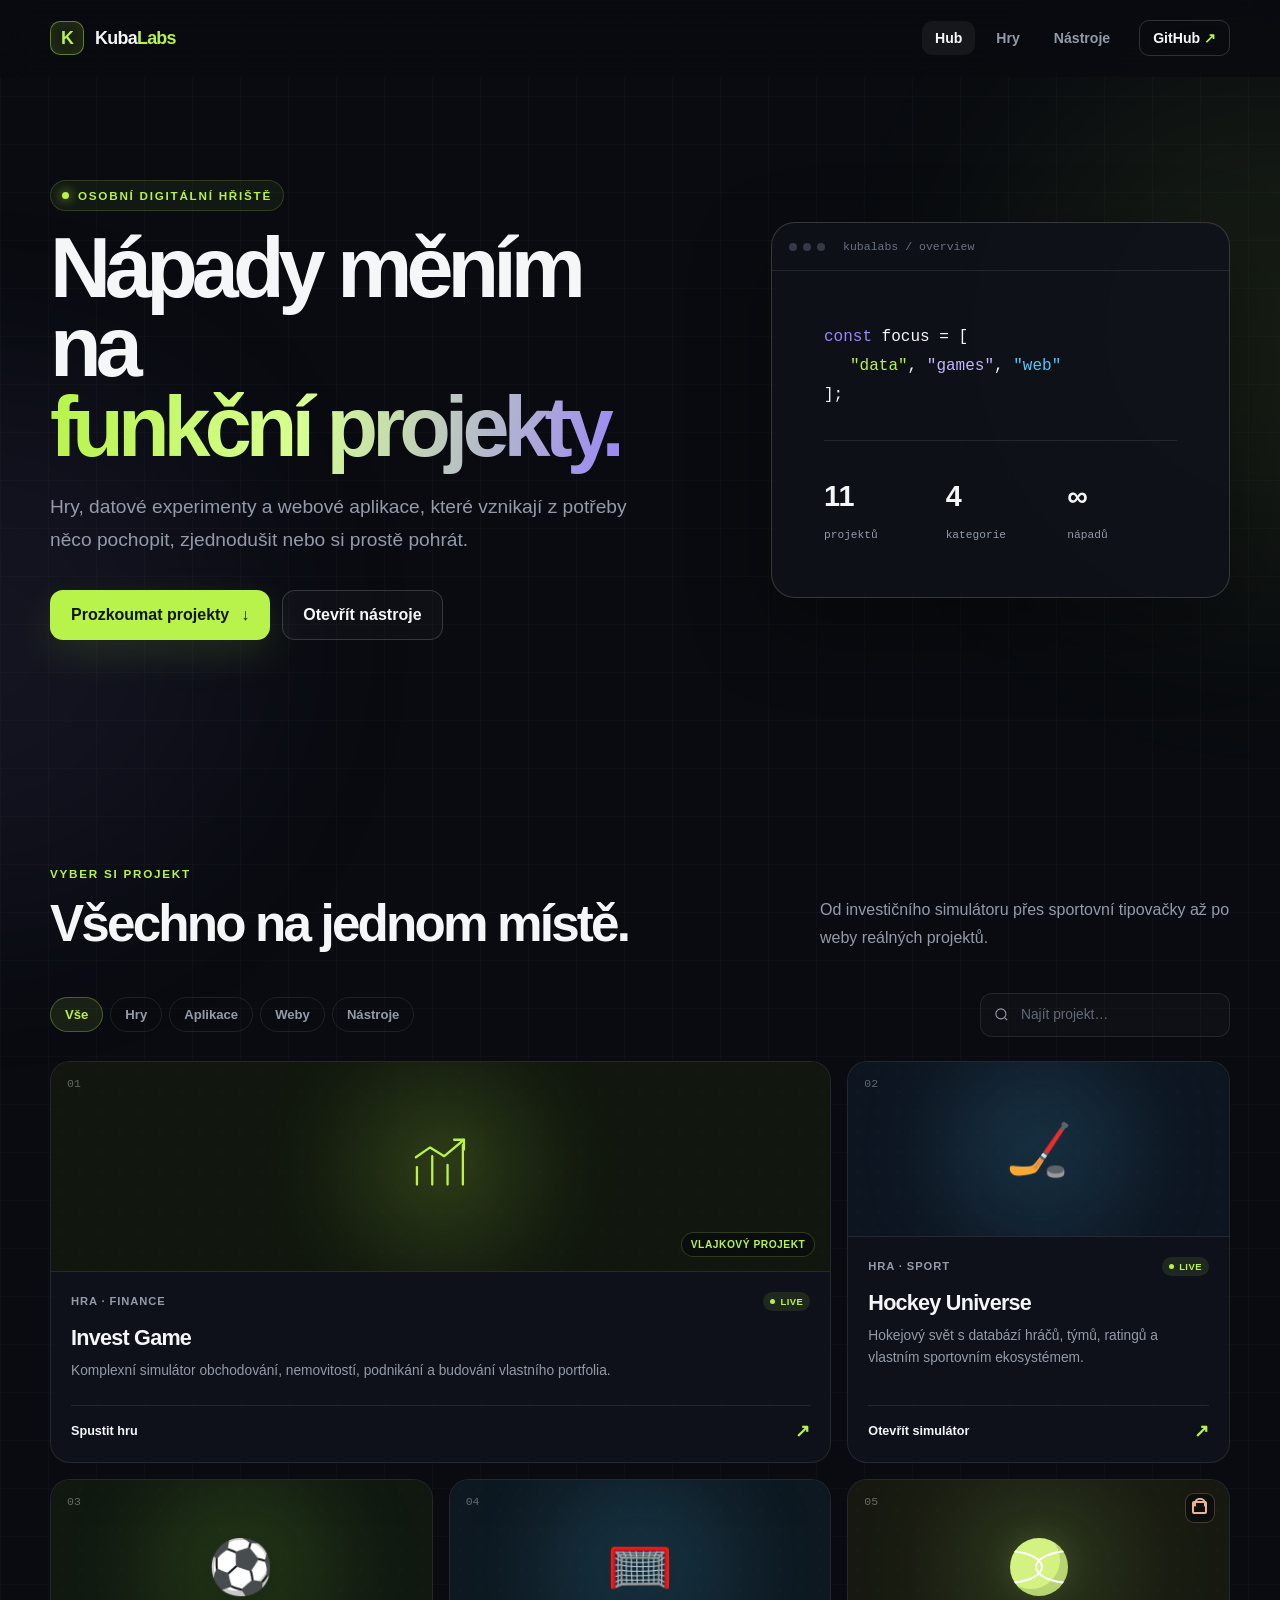
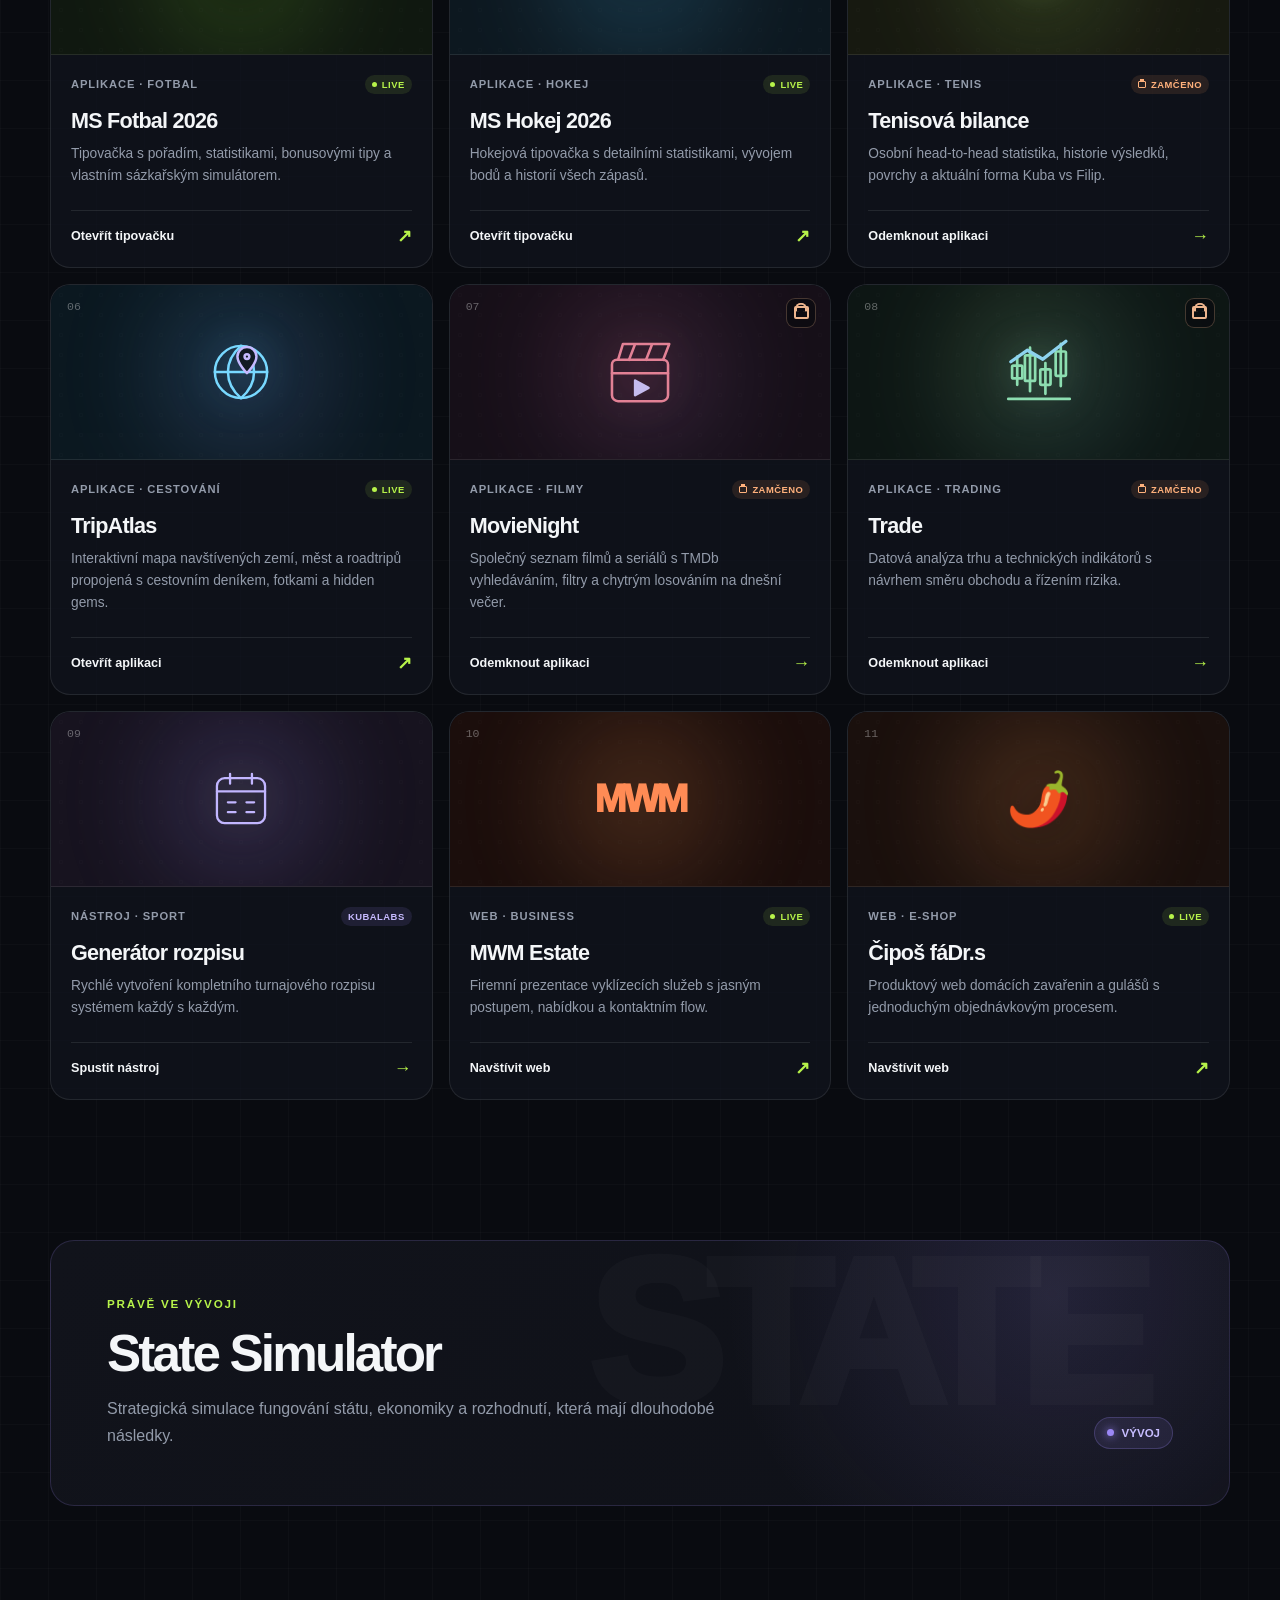
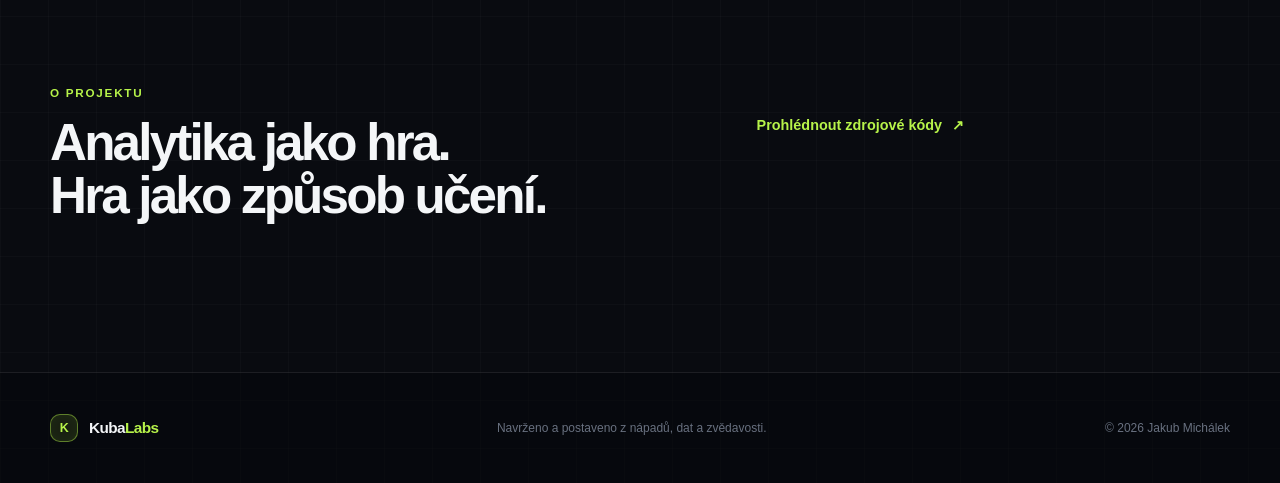
<file: index.html>
<!DOCTYPE html>
<html lang="cs">
<head>
  <meta charset="UTF-8">
  <meta name="viewport" content="width=device-width, initial-scale=1">
  <meta name="theme-color" content="#090b10">
  <meta name="description" content="KubaLabs — osobní digitální hřiště Jakuba Michálka. Hry, sportovní aplikace, webové projekty a praktické nástroje.">
  <meta property="og:title" content="KubaLabs | Hry, aplikace a experimenty">
  <meta property="og:description" content="Osobní hub her, aplikací a webových projektů Jakuba Michálka.">
  <meta property="og:type" content="website">
  <meta property="og:url" content="https://jakubmich97-droid.github.io/kubalabs/">
  <title>KubaLabs | Hry, aplikace a experimenty</title>
  <link rel="icon" href="favicon.svg" type="image/svg+xml">
  <link rel="manifest" href="site.webmanifest">
  <link rel="stylesheet" href="styles.css?v=20260817-1">
  <script src="app.js?v=20260817-1" defer></script>
</head>
<body>
  <a class="skip-link" href="#main">Přeskočit na obsah</a>
  <div class="ambient ambient-one" aria-hidden="true"></div>
  <div class="ambient ambient-two" aria-hidden="true"></div>

  <header class="site-header">
    <div class="nav-shell">
      <a class="brand" href="index.html" aria-label="KubaLabs – domů">
        <span class="brand-mark" aria-hidden="true">K</span>
        <span>Kuba<span>Labs</span></span>
      </a>
      <button class="menu-toggle" type="button" aria-expanded="false" aria-controls="main-nav">
        <span></span><span></span><span></span>
        <span class="sr-only">Otevřít menu</span>
      </button>
      <nav class="main-nav" id="main-nav" aria-label="Hlavní navigace">
        <a class="active" href="index.html">Hub</a>
        <a href="hry.html">Hry</a>
        <a href="nastroje.html">Nástroje</a>
        <a class="nav-github" href="https://github.com/jakubmich97-droid" target="_blank" rel="noopener noreferrer">GitHub <span>↗</span></a>
      </nav>
    </div>
  </header>

  <main id="main">
    <section class="hero page-shell">
      <div class="hero-copy reveal">
        <div class="eyebrow"><span class="status-dot"></span> Osobní digitální hřiště</div>
        <h1>Nápady měním na<br><span class="gradient-text">funkční projekty.</span></h1>
        <p class="hero-lead">Hry, datové experimenty a webové aplikace, které vznikají z potřeby něco pochopit, zjednodušit nebo si prostě pohrát.</p>
        <div class="hero-actions">
          <a class="button primary" href="#projekty">Prozkoumat projekty <span>↓</span></a>
          <a class="button ghost" href="nastroje.html">Otevřít nástroje</a>
        </div>
      </div>

      <div class="hero-console reveal" aria-label="Přehled KubaLabs">
        <div class="console-top">
          <div class="console-dots" aria-hidden="true"><span></span><span></span><span></span></div>
          <span>kubalabs / overview</span>
        </div>
        <div class="console-body">
          <p><span class="code-muted">const</span> focus = [</p>
          <p class="code-indent"><span class="code-green">"data"</span>, <span class="code-violet">"games"</span>, <span class="code-blue">"web"</span></p>
          <p>];</p>
          <div class="console-divider"></div>
          <div class="mini-stats">
            <div><strong>11</strong><span>projektů</span></div>
            <div><strong>4</strong><span>kategorie</span></div>
            <div><strong>∞</strong><span>nápadů</span></div>
          </div>
        </div>
      </div>
    </section>

    <section class="project-section page-shell" id="projekty">
      <div class="section-heading reveal">
        <div>
          <p class="section-kicker">Vyber si projekt</p>
          <h2>Všechno na jednom místě.</h2>
        </div>
        <p>Od investičního simulátoru přes sportovní tipovačky až po weby reálných projektů.</p>
      </div>

      <div class="project-controls reveal">
        <div class="filter-group" role="group" aria-label="Filtrovat projekty">
          <button class="filter-button active" type="button" data-filter="all">Vše</button>
          <button class="filter-button" type="button" data-filter="game">Hry</button>
          <button class="filter-button" type="button" data-filter="app">Aplikace</button>
          <button class="filter-button" type="button" data-filter="web">Weby</button>
          <button class="filter-button" type="button" data-filter="tool">Nástroje</button>
        </div>
        <label class="search-box">
          <span class="sr-only">Hledat projekt</span>
          <svg viewBox="0 0 24 24" aria-hidden="true"><path d="m21 21-4.35-4.35m2.35-5.65a8 8 0 1 1-16 0 8 8 0 0 1 16 0Z"/></svg>
          <input id="project-search" type="search" placeholder="Najít projekt…" autocomplete="off">
        </label>
      </div>

      <div class="project-grid">
        <a class="project-card featured reveal" data-category="game" data-search="invest game trading finance simulator investice" href="https://jakubmich97-droid.github.io/trading/" target="_blank" rel="noopener noreferrer">
          <div class="card-visual visual-invest">
            <span class="project-index">01</span>
            <svg class="visual-icon" viewBox="0 0 64 64" aria-hidden="true"><path d="M10 49V33m14 16V23m14 26V31m14 18V13"/><path d="m9 24 13-9 13 8L53 8"/><path d="m44 8h9v9"/></svg>
            <span class="card-label">Vlajkový projekt</span>
          </div>
          <div class="card-content">
            <div class="card-meta"><span>Hra · Finance</span><span class="live-badge">Live</span></div>
            <h3>Invest Game</h3>
            <p>Komplexní simulátor obchodování, nemovitostí, podnikání a budování vlastního portfolia.</p>
            <div class="card-footer"><span>Spustit hru</span><span class="arrow">↗</span></div>
          </div>
        </a>

        <a class="project-card reveal" data-category="game" data-search="hockey universe hokej simulátor hráči týmy" href="https://jakubmich97-droid.github.io/hokej_hra/" target="_blank" rel="noopener noreferrer">
          <div class="card-visual visual-hockey">
            <span class="project-index">02</span>
            <span class="sport-glyph" aria-hidden="true">🏒</span>
          </div>
          <div class="card-content">
            <div class="card-meta"><span>Hra · Sport</span><span class="live-badge">Live</span></div>
            <h3>Hockey Universe</h3>
            <p>Hokejový svět s databází hráčů, týmů, ratingů a vlastním sportovním ekosystémem.</p>
            <div class="card-footer"><span>Otevřít simulátor</span><span class="arrow">↗</span></div>
          </div>
        </a>

        <a class="project-card reveal" data-category="app" data-search="ms fotbal 2026 tipovačka betting sázky" href="https://jakubmich97-droid.github.io/MS-Fotbal-2026/" target="_blank" rel="noopener noreferrer">
          <div class="card-visual visual-football">
            <span class="project-index">03</span>
            <span class="sport-glyph" aria-hidden="true">⚽</span>
          </div>
          <div class="card-content">
            <div class="card-meta"><span>Aplikace · Fotbal</span><span class="live-badge">Live</span></div>
            <h3>MS Fotbal 2026</h3>
            <p>Tipovačka s pořadím, statistikami, bonusovými tipy a vlastním sázkařským simulátorem.</p>
            <div class="card-footer"><span>Otevřít tipovačku</span><span class="arrow">↗</span></div>
          </div>
        </a>

        <a class="project-card reveal" data-category="app" data-search="ms hokej 2026 tipovačka statistiky" href="https://jakubmich97-droid.github.io/ms-hokej-tipovacka-2026/" target="_blank" rel="noopener noreferrer">
          <div class="card-visual visual-ice">
            <span class="project-index">04</span>
            <span class="sport-glyph" aria-hidden="true">🥅</span>
          </div>
          <div class="card-content">
            <div class="card-meta"><span>Aplikace · Hokej</span><span class="live-badge">Live</span></div>
            <h3>MS Hokej 2026</h3>
            <p>Hokejová tipovačka s detailními statistikami, vývojem bodů a historií všech zápasů.</p>
            <div class="card-footer"><span>Otevřít tipovačku</span><span class="arrow">↗</span></div>
          </div>
        </a>

        <a class="project-card locked-card reveal" data-category="app" data-search="tenis kuba filip bilance zápasy statistiky" data-protected-app="tenis" href="https://jakubmich97-droid.github.io/tenis/" target="_blank" rel="noopener noreferrer" aria-label="Tenisová bilance – aplikace chráněná heslem">
          <div class="card-visual visual-tennis">
            <span class="project-index">05</span>
            <span class="card-lock" aria-hidden="true"></span>
            <span class="sport-glyph ball" aria-hidden="true">●</span>
          </div>
          <div class="card-content">
            <div class="card-meta"><span>Aplikace · Tenis</span><span class="locked-badge">Zamčeno</span></div>
            <h3>Tenisová bilance</h3>
            <p>Osobní head-to-head statistika, historie výsledků, povrchy a aktuální forma Kuba vs Filip.</p>
            <div class="card-footer"><span>Odemknout aplikaci</span><span class="arrow">→</span></div>
          </div>
        </a>

        <a class="project-card reveal" data-category="app" data-search="tripatlas cestování mapa země města výlety roadtrip deník hidden gems" href="https://jakubmich97-droid.github.io/TripAtlas/" target="_blank" rel="noopener noreferrer">
          <div class="card-visual visual-tripatlas">
            <span class="project-index">06</span>
            <svg class="visual-icon tripatlas-icon" viewBox="0 0 64 64" aria-hidden="true">
              <circle cx="32" cy="32" r="22"/>
              <path d="M10 32h44M32 10c7 6 11 14 11 22S39 48 32 54M32 10c-7 6-11 14-11 22s4 16 11 22"/>
              <path class="map-pin" d="M45 19c0 6-8 14-8 14s-8-8-8-14a8 8 0 1 1 16 0Z"/>
              <circle class="map-pin" cx="37" cy="19" r="2"/>
            </svg>
          </div>
          <div class="card-content">
            <div class="card-meta"><span>Aplikace · Cestování</span><span class="live-badge">Live</span></div>
            <h3>TripAtlas</h3>
            <p>Interaktivní mapa navštívených zemí, měst a roadtripů propojená s cestovním deníkem, fotkami a hidden gems.</p>
            <div class="card-footer"><span>Otevřít aplikaci</span><span class="arrow">↗</span></div>
          </div>
        </a>

        <a class="project-card locked-card reveal" data-category="app" data-search="movienight filmy seriály tmdb losování večer seznam hodnocení žánry" data-protected-app="movienight" href="https://jakubmich97-droid.github.io/MovieNight/#top" target="_blank" rel="noopener noreferrer" aria-label="MovieNight – aplikace chráněná heslem">
          <div class="card-visual visual-movie">
            <span class="project-index">07</span>
            <span class="card-lock" aria-hidden="true"></span>
            <svg class="visual-icon movie-icon" viewBox="0 0 64 64" aria-hidden="true">
              <path d="M13 22h38a4 4 0 0 1 4 4v25a5 5 0 0 1-5 5H14a5 5 0 0 1-5-5V26a4 4 0 0 1 4-4Z"/>
              <path d="M9 33h46M14 22l4-13h38l-5 13M28 9l-5 13M42 9l-5 13"/>
              <path class="movie-play" d="m28 39 11 6-11 6Z"/>
            </svg>
          </div>
          <div class="card-content">
            <div class="card-meta"><span>Aplikace · Filmy</span><span class="locked-badge">Zamčeno</span></div>
            <h3>MovieNight</h3>
            <p>Společný seznam filmů a seriálů s TMDb vyhledáváním, filtry a chytrým losováním na dnešní večer.</p>
            <div class="card-footer"><span>Odemknout aplikaci</span><span class="arrow">→</span></div>
          </div>
        </a>

        <a class="project-card locked-card reveal" data-category="app" data-search="trade trading analýza trh svíčky indikátory signál doporučení obchod risk management" data-protected-app="trade" href="https://trade-lyart-psi.vercel.app/" target="_blank" rel="noopener noreferrer" aria-label="Trade – aplikace chráněná heslem">
          <div class="card-visual visual-trade">
            <span class="project-index">08</span>
            <span class="card-lock" aria-hidden="true"></span>
            <svg class="visual-icon trade-icon" viewBox="0 0 64 64" aria-hidden="true">
              <path d="M8 53h48"/>
              <path d="M15 42V20m10 27V13m12 36V25m12 18V10"/>
              <rect x="11" y="27" width="8" height="10" rx="1"/>
              <rect x="21" y="19" width="8" height="20" rx="1"/>
              <rect x="33" y="30" width="8" height="12" rx="1"/>
              <rect x="45" y="16" width="8" height="19" rx="1"/>
              <path class="trade-trend" d="m10 24 13-9 12 7 18-14"/>
            </svg>
          </div>
          <div class="card-content">
            <div class="card-meta"><span>Aplikace · Trading</span><span class="locked-badge">Zamčeno</span></div>
            <h3>Trade</h3>
            <p>Datová analýza trhu a technických indikátorů s návrhem směru obchodu a řízením rizika.</p>
            <div class="card-footer"><span>Odemknout aplikaci</span><span class="arrow">→</span></div>
          </div>
        </a>

        <a class="project-card reveal" data-category="tool" data-search="generátor rozpis turnaj týmy každý s každým" href="rozpis.html">
          <div class="card-visual visual-schedule">
            <span class="project-index">09</span>
            <svg class="visual-icon" viewBox="0 0 64 64" aria-hidden="true"><rect x="10" y="13" width="44" height="41" rx="7"/><path d="M10 25h44M22 9v9M42 9v9M20 35h7m10 0h7m-24 9h7m10 0h7"/></svg>
          </div>
          <div class="card-content">
            <div class="card-meta"><span>Nástroj · Sport</span><span class="local-badge">KubaLabs</span></div>
            <h3>Generátor rozpisu</h3>
            <p>Rychlé vytvoření kompletního turnajového rozpisu systémem každý s každým.</p>
            <div class="card-footer"><span>Spustit nástroj</span><span class="arrow">→</span></div>
          </div>
        </a>

        <a class="project-card reveal" data-category="web" data-search="mwm estate vyklízení nemovitostí web firma" href="https://vyklizenimwm.cz/" target="_blank" rel="noopener noreferrer">
          <div class="card-visual visual-mwm">
            <span class="project-index">10</span>
            <span class="word-glyph" aria-hidden="true">MWM</span>
          </div>
          <div class="card-content">
            <div class="card-meta"><span>Web · Business</span><span class="live-badge">Live</span></div>
            <h3>MWM Estate</h3>
            <p>Firemní prezentace vyklízecích služeb s jasným postupem, nabídkou a kontaktním flow.</p>
            <div class="card-footer"><span>Navštívit web</span><span class="arrow">↗</span></div>
          </div>
        </a>

        <a class="project-card reveal" data-category="web" data-search="čipoš domácí zavařeniny guláš eshop objednávka" href="https://jakubmich97-droid.github.io/ciposfadrs/" target="_blank" rel="noopener noreferrer">
          <div class="card-visual visual-food">
            <span class="project-index">11</span>
            <span class="sport-glyph" aria-hidden="true">🌶️</span>
          </div>
          <div class="card-content">
            <div class="card-meta"><span>Web · E-shop</span><span class="live-badge">Live</span></div>
            <h3>Čipoš fáDr.s</h3>
            <p>Produktový web domácích zavařenin a gulášů s jednoduchým objednávkovým procesem.</p>
            <div class="card-footer"><span>Navštívit web</span><span class="arrow">↗</span></div>
          </div>
        </a>
      </div>
      <p class="empty-state" id="empty-state" hidden>Takový projekt tu zatím není. Zkus jiný výraz.</p>
    </section>

    <section class="now-section page-shell reveal">
      <div class="now-card">
        <div>
          <p class="section-kicker">Právě ve vývoji</p>
          <h2>State Simulator</h2>
          <p>Strategická simulace fungování státu, ekonomiky a rozhodnutí, která mají dlouhodobé následky.</p>
        </div>
        <div class="development-pill"><span></span> Vývoj</div>
      </div>
    </section>

    <section class="about-section page-shell reveal">
      <div>
        <p class="section-kicker">O projektu</p>
        <h2>Analytika jako hra.<br>Hra jako způsob učení.</h2>
      </div>
      <div class="about-copy">

        <a href="https://github.com/jakubmich97-droid" target="_blank" rel="noopener noreferrer">Prohlédnout zdrojové kódy <span>↗</span></a>
      </div>
    </section>
  </main>

  <dialog class="access-dialog" id="access-dialog" aria-labelledby="access-dialog-title">
    <form class="access-form" id="access-form">
      <button class="dialog-close" type="button" aria-label="Zavřít">×</button>
      <div class="dialog-lock" aria-hidden="true"></div>
      <p class="section-kicker">Chráněný projekt</p>
      <h2 id="access-dialog-title">Tenisová bilance</h2>
      <p class="dialog-copy">Pro otevření aplikace zadej přístupové heslo.</p>
      <label class="password-field" for="access-password">
        <span>Heslo</span>
        <input id="access-password" name="password" type="password" autocomplete="current-password" required>
      </label>
      <p class="password-error" id="password-error" role="alert" aria-live="polite"></p>
      <button class="button primary" type="submit">Odemknout <span>→</span></button>
    </form>
  </dialog>

  <footer class="site-footer">
    <div class="page-shell">
      <a class="brand compact" href="index.html"><span class="brand-mark">K</span><span>Kuba<span>Labs</span></span></a>
      <p>Navrženo a postaveno z nápadů, dat a zvědavosti.</p>
      <span>© <span data-current-year>2026</span> Jakub Michálek</span>
    </div>
  </footer>
</body>
</html>
</file>
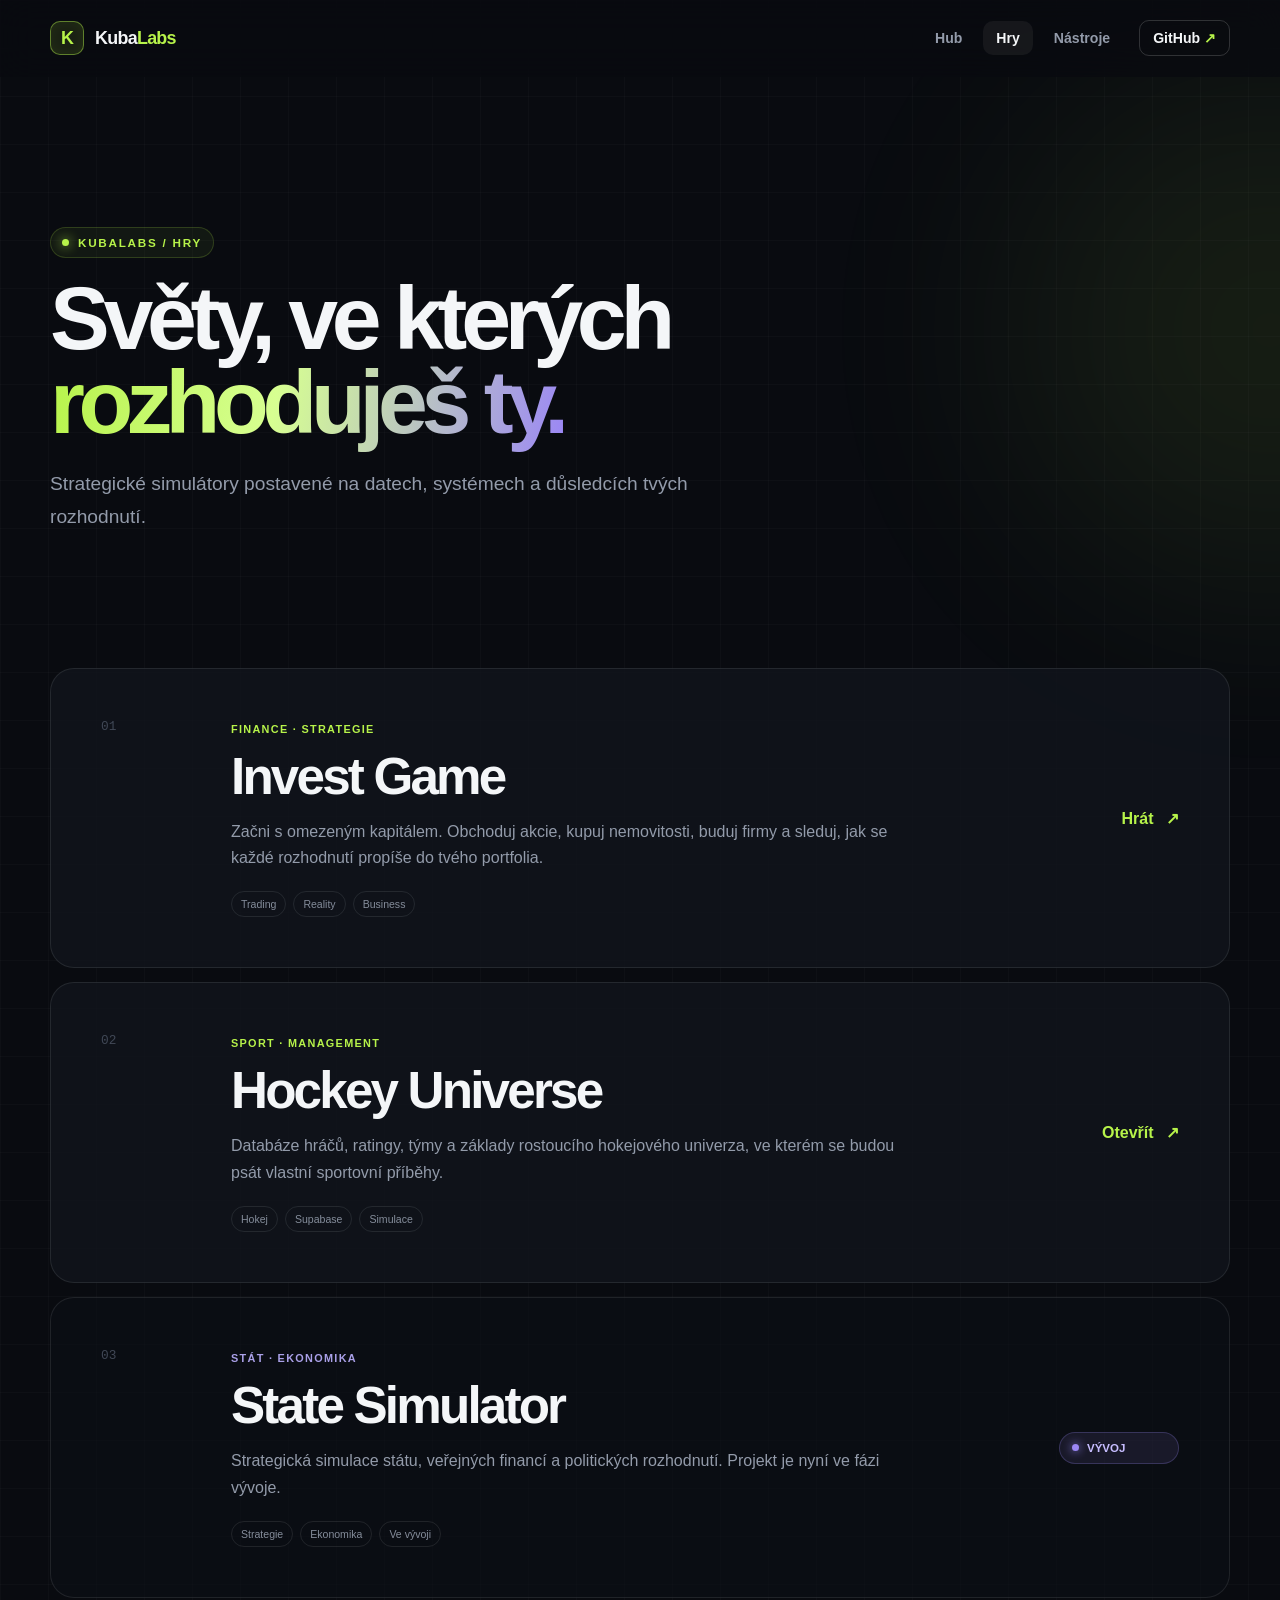
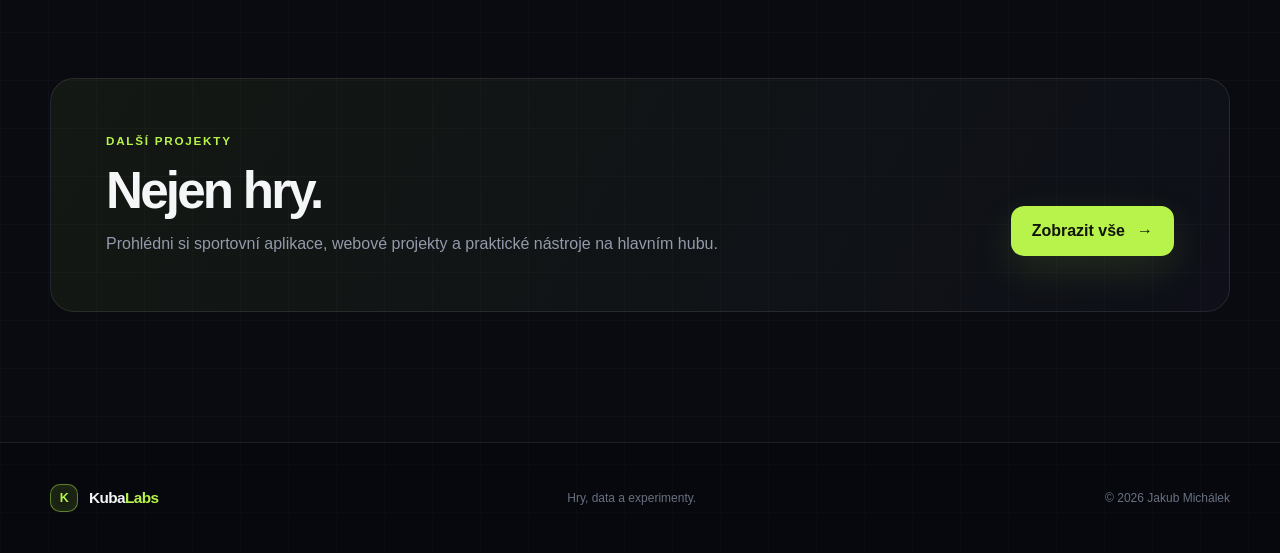
<file: hry.html>
<!DOCTYPE html>
<html lang="cs">
<head>
  <meta charset="UTF-8">
  <meta name="viewport" content="width=device-width, initial-scale=1">
  <meta name="theme-color" content="#090b10">
  <meta name="description" content="Hry a simulátory z dílny KubaLabs.">
  <title>KubaLabs | Hry a simulátory</title>
  <link rel="icon" href="favicon.svg" type="image/svg+xml">
  <link rel="manifest" href="site.webmanifest">
  <link rel="stylesheet" href="styles.css">
  <script src="app.js" defer></script>
</head>
<body>
  <a class="skip-link" href="#main">Přeskočit na obsah</a>
  <div class="ambient ambient-one" aria-hidden="true"></div>
  <header class="site-header">
    <div class="nav-shell">
      <a class="brand" href="index.html"><span class="brand-mark">K</span><span>Kuba<span>Labs</span></span></a>
      <button class="menu-toggle" type="button" aria-expanded="false" aria-controls="main-nav"><span></span><span></span><span></span><span class="sr-only">Otevřít menu</span></button>
      <nav class="main-nav" id="main-nav" aria-label="Hlavní navigace">
        <a href="index.html">Hub</a><a class="active" href="hry.html">Hry</a><a href="nastroje.html">Nástroje</a>
        <a class="nav-github" href="https://github.com/jakubmich97-droid" target="_blank" rel="noopener noreferrer">GitHub <span>↗</span></a>
      </nav>
    </div>
  </header>

  <main id="main" class="subpage page-shell">
    <section class="subpage-hero reveal">
      <div class="eyebrow"><span class="status-dot"></span> KubaLabs / Hry</div>
      <h1>Světy, ve kterých<br><span class="gradient-text">rozhoduješ ty.</span></h1>
      <p>Strategické simulátory postavené na datech, systémech a důsledcích tvých rozhodnutí.</p>
    </section>

    <section class="showcase-list">
      <a class="showcase-card reveal" href="https://jakubmich97-droid.github.io/trading/" target="_blank" rel="noopener noreferrer">
        <div class="showcase-number">01</div>
        <div class="showcase-copy"><span>Finance · Strategie</span><h2>Invest Game</h2><p>Začni s omezeným kapitálem. Obchoduj akcie, kupuj nemovitosti, buduj firmy a sleduj, jak se každé rozhodnutí propíše do tvého portfolia.</p><div class="tag-list"><span>Trading</span><span>Reality</span><span>Business</span></div></div>
        <div class="showcase-action">Hrát <span>↗</span></div>
      </a>
      <a class="showcase-card reveal" href="https://jakubmich97-droid.github.io/hokej_hra/" target="_blank" rel="noopener noreferrer">
        <div class="showcase-number">02</div>
        <div class="showcase-copy"><span>Sport · Management</span><h2>Hockey Universe</h2><p>Databáze hráčů, ratingy, týmy a základy rostoucího hokejového univerza, ve kterém se budou psát vlastní sportovní příběhy.</p><div class="tag-list"><span>Hokej</span><span>Supabase</span><span>Simulace</span></div></div>
        <div class="showcase-action">Otevřít <span>↗</span></div>
      </a>
      <article class="showcase-card muted-card reveal">
        <div class="showcase-number">03</div>
        <div class="showcase-copy"><span>Stát · Ekonomika</span><h2>State Simulator</h2><p>Strategická simulace státu, veřejných financí a politických rozhodnutí. Projekt je nyní ve fázi vývoje.</p><div class="tag-list"><span>Strategie</span><span>Ekonomika</span><span>Ve vývoji</span></div></div>
        <div class="development-pill"><span></span> Vývoj</div>
      </article>
    </section>

    <section class="cta-band reveal">
      <div><p class="section-kicker">Další projekty</p><h2>Nejen hry.</h2><p>Prohlédni si sportovní aplikace, webové projekty a praktické nástroje na hlavním hubu.</p></div>
      <a class="button primary" href="index.html#projekty">Zobrazit vše <span>→</span></a>
    </section>
  </main>

  <footer class="site-footer"><div class="page-shell"><a class="brand compact" href="index.html"><span class="brand-mark">K</span><span>Kuba<span>Labs</span></span></a><p>Hry, data a experimenty.</p><span>© <span data-current-year>2026</span> Jakub Michálek</span></div></footer>
</body>
</html>
</file>
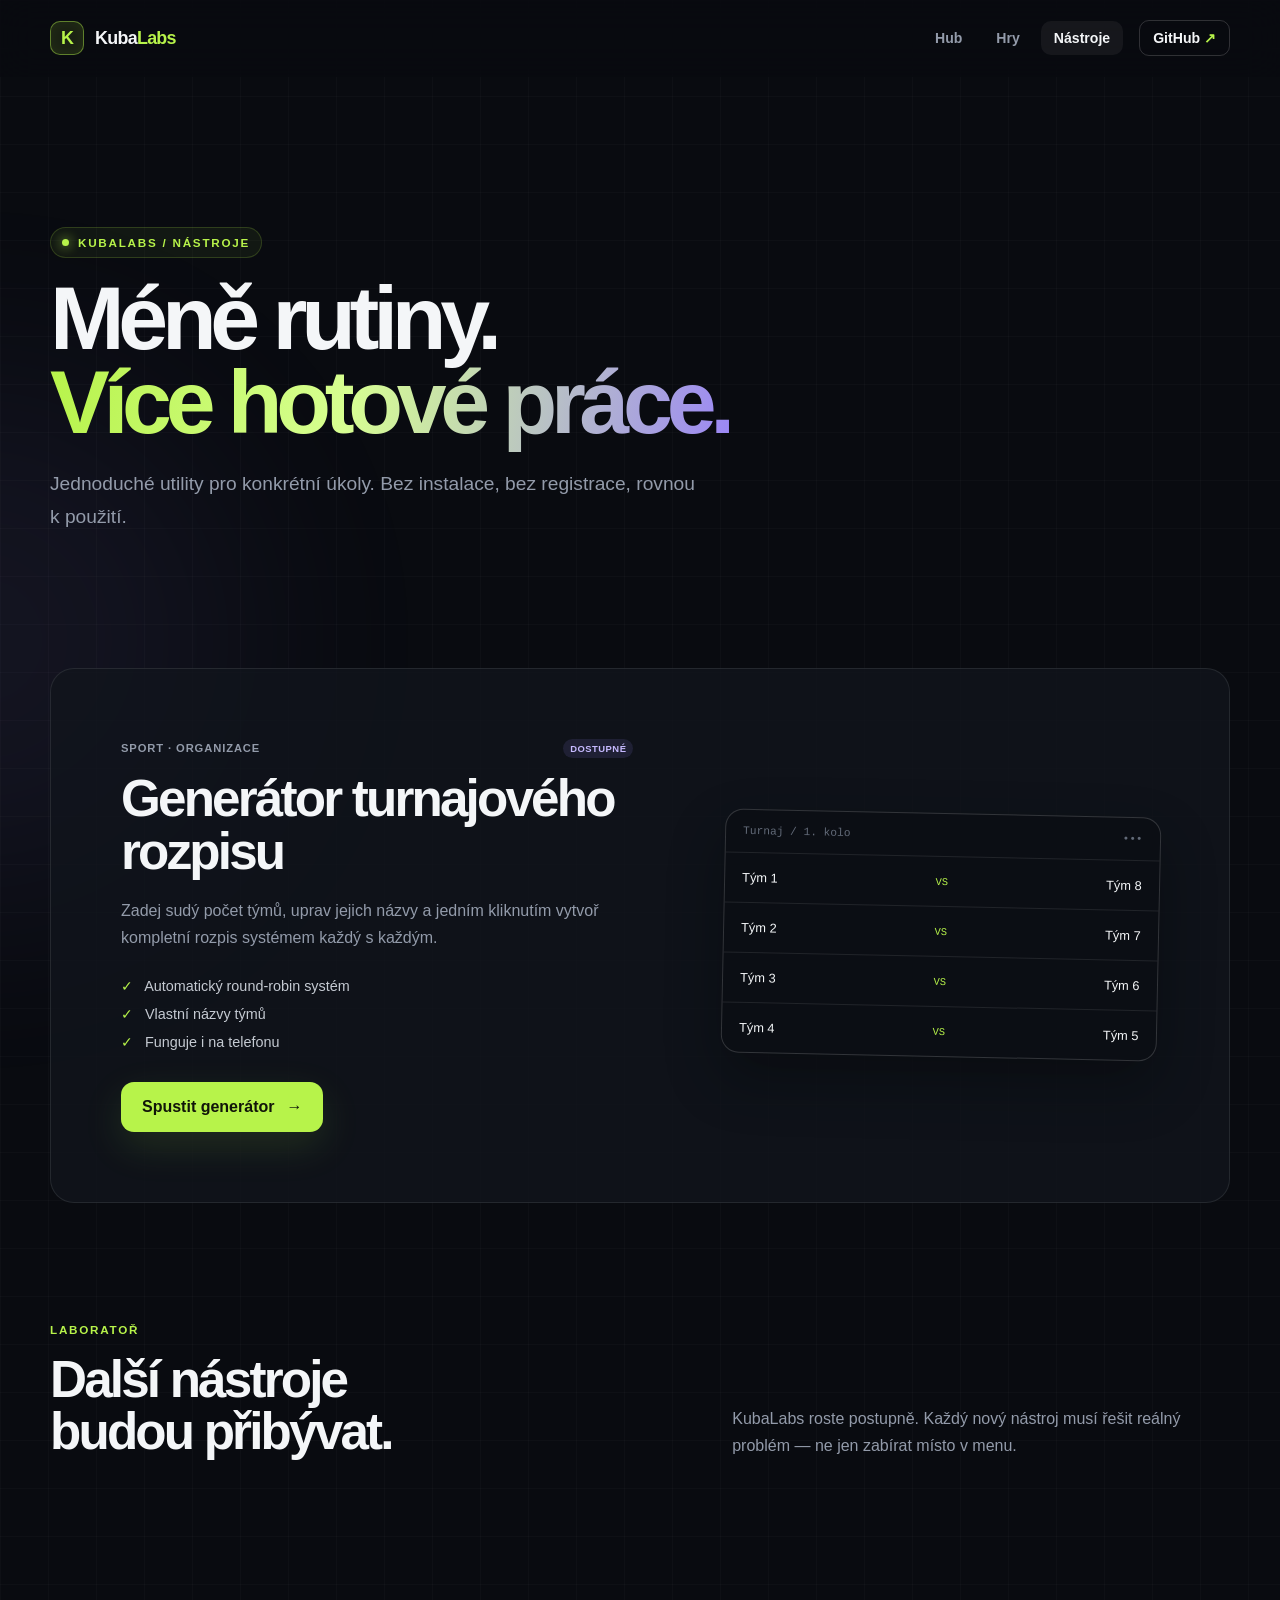
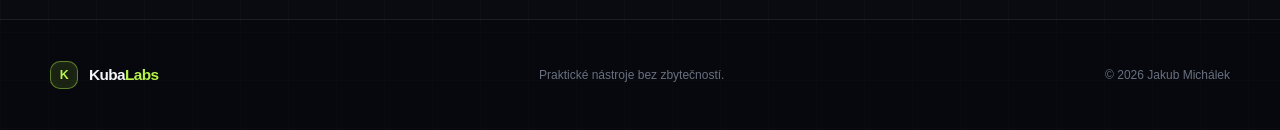
<file: nastroje.html>
<!DOCTYPE html>
<html lang="cs">
<head>
  <meta charset="UTF-8">
  <meta name="viewport" content="width=device-width, initial-scale=1">
  <meta name="theme-color" content="#090b10">
  <meta name="description" content="Praktické webové nástroje z dílny KubaLabs.">
  <title>KubaLabs | Nástroje</title>
  <link rel="icon" href="favicon.svg" type="image/svg+xml">
  <link rel="manifest" href="site.webmanifest">
  <link rel="stylesheet" href="styles.css">
  <script src="app.js" defer></script>
</head>
<body>
  <a class="skip-link" href="#main">Přeskočit na obsah</a>
  <div class="ambient ambient-two" aria-hidden="true"></div>
  <header class="site-header">
    <div class="nav-shell">
      <a class="brand" href="index.html"><span class="brand-mark">K</span><span>Kuba<span>Labs</span></span></a>
      <button class="menu-toggle" type="button" aria-expanded="false" aria-controls="main-nav"><span></span><span></span><span></span><span class="sr-only">Otevřít menu</span></button>
      <nav class="main-nav" id="main-nav" aria-label="Hlavní navigace">
        <a href="index.html">Hub</a><a href="hry.html">Hry</a><a class="active" href="nastroje.html">Nástroje</a>
        <a class="nav-github" href="https://github.com/jakubmich97-droid" target="_blank" rel="noopener noreferrer">GitHub <span>↗</span></a>
      </nav>
    </div>
  </header>

  <main id="main" class="subpage page-shell">
    <section class="subpage-hero reveal">
      <div class="eyebrow"><span class="status-dot"></span> KubaLabs / Nástroje</div>
      <h1>Méně rutiny.<br><span class="gradient-text">Více hotové práce.</span></h1>
      <p>Jednoduché utility pro konkrétní úkoly. Bez instalace, bez registrace, rovnou k použití.</p>
    </section>

    <section class="tool-feature reveal">
      <div class="tool-feature-copy">
        <div class="card-meta"><span>Sport · Organizace</span><span class="local-badge">Dostupné</span></div>
        <h2>Generátor turnajového rozpisu</h2>
        <p>Zadej sudý počet týmů, uprav jejich názvy a jedním kliknutím vytvoř kompletní rozpis systémem každý s každým.</p>
        <ul class="feature-list"><li><span>✓</span> Automatický round-robin systém</li><li><span>✓</span> Vlastní názvy týmů</li><li><span>✓</span> Funguje i na telefonu</li></ul>
        <a class="button primary" href="rozpis.html">Spustit generátor <span>→</span></a>
      </div>
      <div class="tool-preview" aria-hidden="true">
        <div class="preview-header"><span>Turnaj / 1. kolo</span><span>•••</span></div>
        <div class="preview-match"><span>Tým 1</span><strong>VS</strong><span>Tým 8</span></div>
        <div class="preview-match"><span>Tým 2</span><strong>VS</strong><span>Tým 7</span></div>
        <div class="preview-match"><span>Tým 3</span><strong>VS</strong><span>Tým 6</span></div>
        <div class="preview-match"><span>Tým 4</span><strong>VS</strong><span>Tým 5</span></div>
      </div>
    </section>

    <section class="coming-grid reveal">
      <div><p class="section-kicker">Laboratoř</p><h2>Další nástroje<br>budou přibývat.</h2></div>
      <p>KubaLabs roste postupně. Každý nový nástroj musí řešit reálný problém — ne jen zabírat místo v menu.</p>
    </section>
  </main>

  <footer class="site-footer"><div class="page-shell"><a class="brand compact" href="index.html"><span class="brand-mark">K</span><span>Kuba<span>Labs</span></span></a><p>Praktické nástroje bez zbytečností.</p><span>© <span data-current-year>2026</span> Jakub Michálek</span></div></footer>
</body>
</html>
</file>
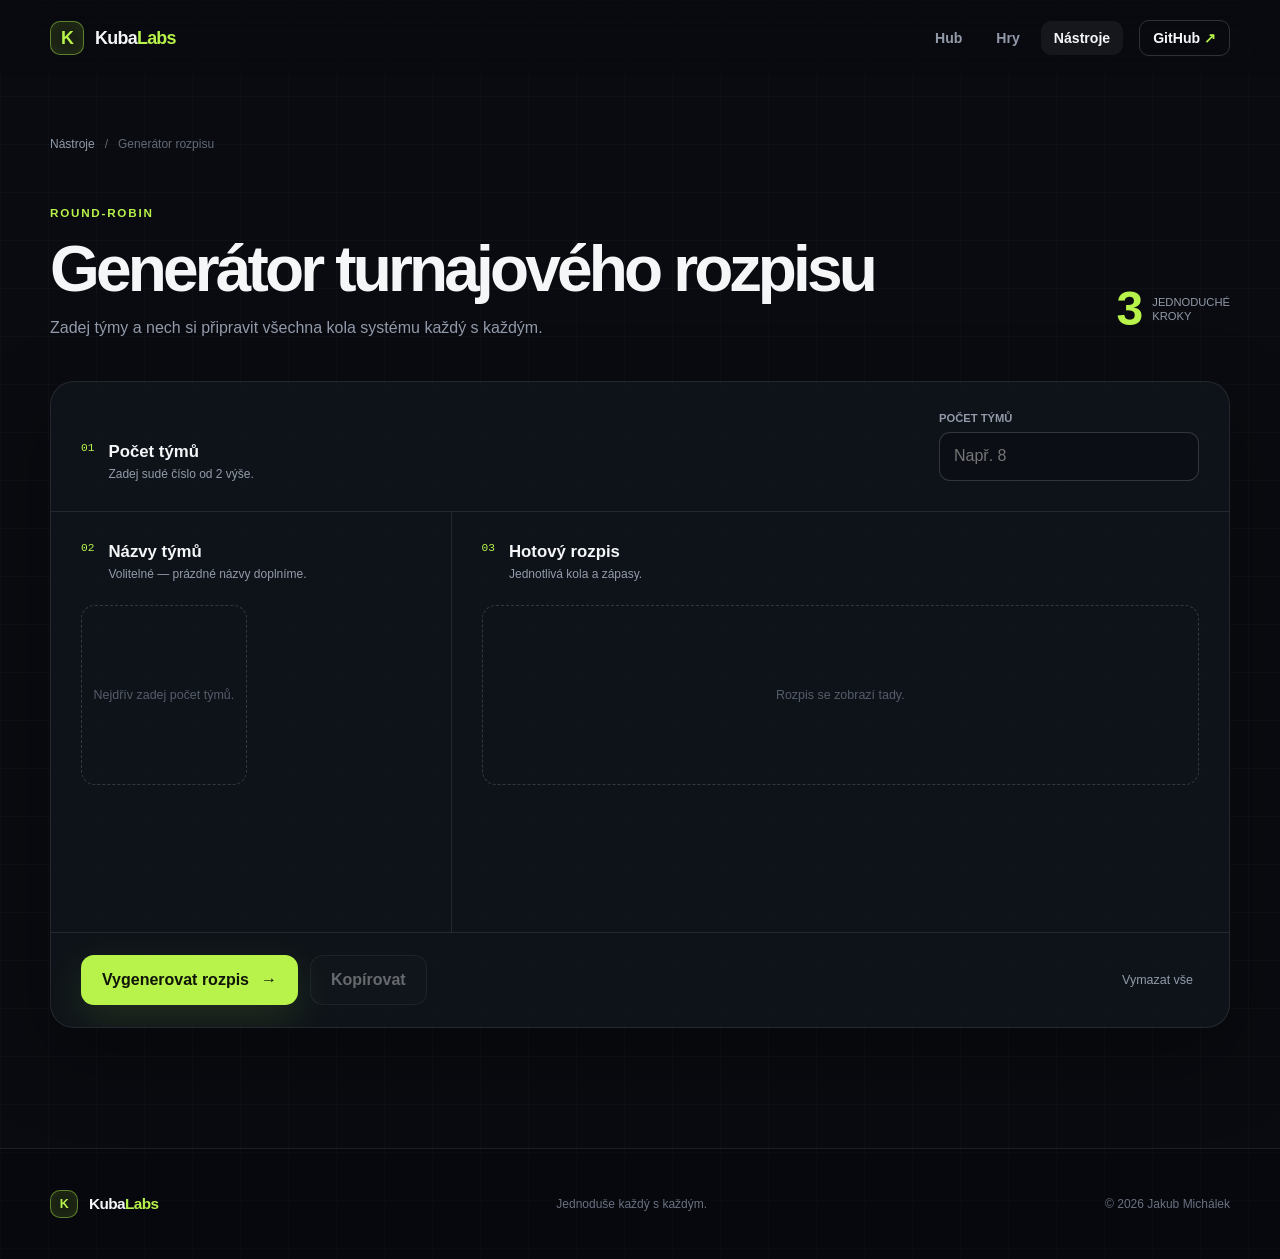
<file: rozpis.html>
<!DOCTYPE html>
<html lang="cs">
<head>
  <meta charset="UTF-8">
  <meta name="viewport" content="width=device-width, initial-scale=1">
  <meta name="theme-color" content="#090b10">
  <meta name="description" content="Bezplatný generátor turnajového rozpisu každý s každým.">
  <title>Generátor rozpisu | KubaLabs</title>
  <link rel="icon" href="favicon.svg" type="image/svg+xml">
  <link rel="manifest" href="site.webmanifest">
  <link rel="stylesheet" href="styles.css">
  <script src="app.js" defer></script>
</head>
<body>
  <a class="skip-link" href="#main">Přeskočit na obsah</a>
  <header class="site-header">
    <div class="nav-shell">
      <a class="brand" href="index.html"><span class="brand-mark">K</span><span>Kuba<span>Labs</span></span></a>
      <button class="menu-toggle" type="button" aria-expanded="false" aria-controls="main-nav"><span></span><span></span><span></span><span class="sr-only">Otevřít menu</span></button>
      <nav class="main-nav" id="main-nav" aria-label="Hlavní navigace">
        <a href="index.html">Hub</a><a href="hry.html">Hry</a><a class="active" href="nastroje.html">Nástroje</a>
        <a class="nav-github" href="https://github.com/jakubmich97-droid" target="_blank" rel="noopener noreferrer">GitHub <span>↗</span></a>
      </nav>
    </div>
  </header>

  <main id="main" class="generator-page page-shell">
    <div class="breadcrumb"><a href="nastroje.html">Nástroje</a><span>/</span><span>Generátor rozpisu</span></div>
    <section class="generator-heading reveal">
      <div><p class="section-kicker">Round-robin</p><h1>Generátor turnajového rozpisu</h1><p>Zadej týmy a nech si připravit všechna kola systému každý s každým.</p></div>
      <div class="generator-step"><strong>3</strong><span>jednoduché<br>kroky</span></div>
    </section>

    <section class="generator-card reveal">
      <div class="generator-controls">
        <div class="control-heading"><span>01</span><div><h2>Počet týmů</h2><p>Zadej sudé číslo od 2 výše.</p></div></div>
        <label class="number-field" for="teamCount"><span>Počet týmů</span><input id="teamCount" type="number" min="2" step="2" inputmode="numeric" placeholder="Např. 8"></label>
        <p id="formMessage" class="form-message" role="status" aria-live="polite"></p>
      </div>

      <div class="generator-workspace">
        <div class="team-panel">
          <div class="panel-heading"><span>02</span><div><h2>Názvy týmů</h2><p>Volitelné — prázdné názvy doplníme.</p></div></div>
          <div class="team-list" id="teamTableBody"><div class="panel-placeholder">Nejdřív zadej počet týmů.</div></div>
        </div>
        <div class="schedule-panel">
          <div class="panel-heading"><span>03</span><div><h2>Hotový rozpis</h2><p>Jednotlivá kola a zápasy.</p></div></div>
          <div id="schedulePanel"><div class="panel-placeholder">Rozpis se zobrazí tady.</div></div>
        </div>
      </div>

      <div class="generator-actions">
        <button id="generateScheduleBtn" class="button primary" type="button">Vygenerovat rozpis <span>→</span></button>
        <button id="copyScheduleBtn" class="button ghost" type="button" disabled>Kopírovat</button>
        <button id="resetBtn" class="text-button" type="button">Vymazat vše</button>
      </div>
    </section>
  </main>

  <footer class="site-footer"><div class="page-shell"><a class="brand compact" href="index.html"><span class="brand-mark">K</span><span>Kuba<span>Labs</span></span></a><p>Jednoduše každý s každým.</p><span>© <span data-current-year>2026</span> Jakub Michálek</span></div></footer>

  <script>
    const teamCountInput = document.getElementById('teamCount');
    const teamList = document.getElementById('teamTableBody');
    const formMessage = document.getElementById('formMessage');
    const generateButton = document.getElementById('generateScheduleBtn');
    const copyButton = document.getElementById('copyScheduleBtn');
    const resetButton = document.getElementById('resetBtn');
    const schedulePanel = document.getElementById('schedulePanel');
    let currentRounds = [];

    const getCount = () => Math.max(0, Number.parseInt(teamCountInput.value, 10) || 0);
    const isValid = count => count >= 2 && count % 2 === 0;

    function message(text = '', type = 'neutral') {
      formMessage.textContent = text;
      formMessage.dataset.type = type;
    }

    function placeholder(target, text) {
      target.innerHTML = `<div class="panel-placeholder">${text}</div>`;
    }

    function renderTeamInputs() {
      const count = getCount();
      currentRounds = [];
      copyButton.disabled = true;
      placeholder(schedulePanel, 'Rozpis se zobrazí tady.');
      if (!count) {
        placeholder(teamList, 'Nejdřív zadej počet týmů.');
        message();
        return;
      }
      if (!isValid(count)) {
        placeholder(teamList, 'Počet týmů musí být sudý.');
        message('Zadej sudý počet týmů, minimálně 2.', 'error');
        return;
      }
      message();
      teamList.innerHTML = '';
      for (let i = 1; i <= count; i += 1) {
        const label = document.createElement('label');
        label.className = 'team-input-row';
        label.innerHTML = `<span>${String(i).padStart(2, '0')}</span><input type="text" placeholder="Tým ${i}" aria-label="Název týmu ${i}">`;
        teamList.appendChild(label);
      }
    }

    function teamNames() {
      return [...teamList.querySelectorAll('input')].map((input, index) => input.value.trim() || `Tým ${index + 1}`);
    }

    function buildRounds(teams) {
      const rotation = [...teams];
      const rounds = [];
      for (let round = 0; round < rotation.length - 1; round += 1) {
        const matches = [];
        for (let match = 0; match < rotation.length / 2; match += 1) {
          matches.push([rotation[match], rotation[rotation.length - 1 - match]]);
        }
        rounds.push(matches);
        rotation.splice(1, 0, rotation.pop());
      }
      return rounds;
    }

    function renderRounds(rounds) {
      schedulePanel.innerHTML = '';
      const grid = document.createElement('div');
      grid.className = 'round-grid';
      rounds.forEach((matches, index) => {
        const round = document.createElement('article');
        round.className = 'round-card';
        const matchHtml = matches.map(([home, away]) => `<li><span>${home}</span><b>vs</b><span>${away}</span></li>`).join('');
        round.innerHTML = `<h3>${index + 1}. kolo</h3><ul>${matchHtml}</ul>`;
        grid.appendChild(round);
      });
      schedulePanel.appendChild(grid);
    }

    function generate() {
      const count = getCount();
      if (!isValid(count)) {
        message('Zadej sudý počet týmů, minimálně 2.', 'error');
        return;
      }
      currentRounds = buildRounds(teamNames());
      renderRounds(currentRounds);
      copyButton.disabled = false;
      message(`Hotovo — ${currentRounds.length} kol a ${count * (count - 1) / 2} zápasů.`, 'success');
      if (window.innerWidth < 800) schedulePanel.scrollIntoView({ behavior: 'smooth', block: 'start' });
    }

    async function copySchedule() {
      const text = currentRounds.map((matches, index) => `${index + 1}. kolo\n${matches.map(([home, away]) => `${home} vs ${away}`).join('\n')}`).join('\n\n');
      try {
        await navigator.clipboard.writeText(text);
        message('Rozpis je zkopírovaný do schránky.', 'success');
        copyButton.textContent = 'Zkopírováno ✓';
        setTimeout(() => { copyButton.textContent = 'Kopírovat'; }, 1800);
      } catch {
        message('Kopírování se nepodařilo. Označ rozpis ručně.', 'error');
      }
    }

    function reset() {
      teamCountInput.value = '';
      currentRounds = [];
      copyButton.disabled = true;
      placeholder(teamList, 'Nejdřív zadej počet týmů.');
      placeholder(schedulePanel, 'Rozpis se zobrazí tady.');
      message();
      teamCountInput.focus();
    }

    teamCountInput.addEventListener('input', renderTeamInputs);
    generateButton.addEventListener('click', generate);
    copyButton.addEventListener('click', copySchedule);
    resetButton.addEventListener('click', reset);
  </script>
</body>
</html>
</file>
<file: styles.css>
:root {
  --bg: #090b10;
  --bg-soft: #0e1118;
  --panel: rgba(18, 22, 31, 0.82);
  --panel-solid: #12161f;
  --line: rgba(255, 255, 255, 0.09);
  --line-strong: rgba(255, 255, 255, 0.16);
  --text: #f4f6f8;
  --muted: #939baa;
  --green: #b7f34a;
  --green-dark: #8fd121;
  --violet: #9b87f5;
  --blue: #52c7ff;
  --orange: #ff9d57;
  --danger: #ff7f8d;
  --max: 1180px;
  --radius: 24px;
  --shadow: 0 30px 80px rgba(0, 0, 0, 0.35);
}

* { box-sizing: border-box; }
html { scroll-behavior: smooth; }
body {
  margin: 0;
  min-height: 100vh;
  overflow-x: hidden;
  background:
    linear-gradient(rgba(255,255,255,.018) 1px, transparent 1px),
    linear-gradient(90deg, rgba(255,255,255,.018) 1px, transparent 1px),
    var(--bg);
  background-size: 48px 48px;
  color: var(--text);
  font-family: Inter, ui-sans-serif, -apple-system, BlinkMacSystemFont, "Segoe UI", sans-serif;
  -webkit-font-smoothing: antialiased;
}

a { color: inherit; }
button, input { font: inherit; }
button, a { -webkit-tap-highlight-color: transparent; }
::selection { background: var(--green); color: #11140c; }

.sr-only {
  position: absolute;
  width: 1px;
  height: 1px;
  padding: 0;
  margin: -1px;
  overflow: hidden;
  clip: rect(0, 0, 0, 0);
  white-space: nowrap;
  border: 0;
}

.skip-link {
  position: fixed;
  z-index: 999;
  top: 12px;
  left: 12px;
  padding: 10px 14px;
  border-radius: 10px;
  background: var(--green);
  color: #0b0e08;
  font-weight: 800;
  transform: translateY(-150%);
}
.skip-link:focus { transform: translateY(0); }

.page-shell, .nav-shell {
  width: min(var(--max), calc(100% - 40px));
  margin-inline: auto;
}

.ambient {
  position: fixed;
  z-index: -1;
  width: 520px;
  height: 520px;
  border-radius: 50%;
  filter: blur(120px);
  opacity: .08;
  pointer-events: none;
}
.ambient-one { top: 70px; right: -250px; background: var(--green); }
.ambient-two { bottom: 0; left: -280px; background: var(--violet); }

.site-header {
  position: sticky;
  z-index: 100;
  top: 0;
  border-bottom: 1px solid transparent;
  background: rgba(9, 11, 16, .72);
  backdrop-filter: blur(18px);
  transition: border-color .25s ease;
}
.site-header.scrolled { border-color: var(--line); }
.nav-shell {
  min-height: 76px;
  display: flex;
  align-items: center;
  justify-content: space-between;
}
.brand {
  display: inline-flex;
  align-items: center;
  gap: 11px;
  color: var(--text);
  font-size: 1.12rem;
  font-weight: 850;
  letter-spacing: -.04em;
  text-decoration: none;
}
.brand > span:last-child > span { color: var(--green); }
.brand-mark {
  width: 34px;
  height: 34px;
  display: grid;
  place-items: center;
  border: 1px solid rgba(183, 243, 74, .45);
  border-radius: 10px;
  background: rgba(183, 243, 74, .1);
  color: var(--green);
  font-weight: 900;
  box-shadow: inset 0 0 14px rgba(183, 243, 74, .06);
}
.main-nav {
  display: flex;
  align-items: center;
  gap: 8px;
}
.main-nav a {
  padding: 9px 13px;
  border-radius: 10px;
  color: var(--muted);
  font-size: .88rem;
  font-weight: 700;
  text-decoration: none;
  transition: color .2s ease, background .2s ease;
}
.main-nav a:hover, .main-nav a.active {
  background: rgba(255, 255, 255, .055);
  color: var(--text);
}
.main-nav .nav-github {
  margin-left: 8px;
  border: 1px solid var(--line-strong);
  color: var(--text);
}
.nav-github span { color: var(--green); }
.menu-toggle {
  width: 42px;
  height: 42px;
  display: none;
  border: 1px solid var(--line);
  border-radius: 12px;
  background: var(--panel);
  cursor: pointer;
}
.menu-toggle > span:not(.sr-only) {
  width: 18px;
  height: 2px;
  display: block;
  margin: 4px auto;
  background: var(--text);
  transition: transform .2s ease, opacity .2s ease;
}

.hero {
  min-height: 690px;
  display: grid;
  grid-template-columns: 1.15fr .85fr;
  gap: clamp(40px, 8vw, 100px);
  align-items: center;
  padding-block: 96px 120px;
}
.eyebrow, .section-kicker {
  margin: 0 0 18px;
  color: var(--green);
  font-size: .73rem;
  font-weight: 800;
  letter-spacing: .15em;
  text-transform: uppercase;
}
.eyebrow {
  width: fit-content;
  display: flex;
  align-items: center;
  gap: 9px;
  padding: 8px 11px;
  border: 1px solid rgba(183, 243, 74, .18);
  border-radius: 999px;
  background: rgba(183, 243, 74, .055);
}
.status-dot {
  width: 7px;
  height: 7px;
  border-radius: 50%;
  background: var(--green);
  box-shadow: 0 0 12px var(--green);
  animation: pulse 2s infinite;
}
@keyframes pulse { 50% { opacity: .45; box-shadow: 0 0 3px var(--green); } }

h1, h2, h3, p { margin-top: 0; }
.hero h1, .subpage-hero h1 {
  margin-bottom: 24px;
  font-size: clamp(3.1rem, 6.6vw, 6.2rem);
  line-height: .94;
  letter-spacing: -.07em;
}
.gradient-text {
  color: transparent;
  background: linear-gradient(100deg, var(--green) 0%, #d7ff91 44%, var(--violet) 100%);
  background-clip: text;
  -webkit-background-clip: text;
}
.hero-lead, .subpage-hero > p {
  max-width: 650px;
  margin-bottom: 34px;
  color: var(--muted);
  font-size: clamp(1.02rem, 1.6vw, 1.2rem);
  line-height: 1.7;
}
.hero-actions {
  display: flex;
  flex-wrap: wrap;
  gap: 12px;
}
.button {
  min-height: 50px;
  display: inline-flex;
  align-items: center;
  justify-content: center;
  gap: 12px;
  padding: 0 20px;
  border: 1px solid transparent;
  border-radius: 13px;
  font-weight: 800;
  text-decoration: none;
  cursor: pointer;
  transition: transform .2s ease, box-shadow .2s ease, border-color .2s ease;
}
.button:hover { transform: translateY(-2px); }
.button.primary {
  background: var(--green);
  color: #111509;
  box-shadow: 0 14px 40px rgba(183, 243, 74, .12);
}
.button.primary:hover { box-shadow: 0 16px 46px rgba(183, 243, 74, .22); }
.button.ghost {
  border-color: var(--line-strong);
  background: rgba(255,255,255,.025);
  color: var(--text);
}
.button:disabled { opacity: .38; cursor: not-allowed; transform: none; }

.hero-console {
  overflow: hidden;
  border: 1px solid var(--line-strong);
  border-radius: var(--radius);
  background: rgba(15, 18, 26, .88);
  box-shadow: var(--shadow);
  transform: rotate(1.5deg);
}
.console-top {
  min-height: 48px;
  display: flex;
  align-items: center;
  gap: 18px;
  padding: 0 17px;
  border-bottom: 1px solid var(--line);
  color: #697181;
  font-family: "SFMono-Regular", Consolas, monospace;
  font-size: .72rem;
}
.console-dots { display: flex; gap: 6px; }
.console-dots span { width: 8px; height: 8px; border-radius: 50%; background: #343946; }
.console-body {
  padding: clamp(28px, 5vw, 52px);
  font-family: "SFMono-Regular", Consolas, monospace;
  font-size: clamp(.82rem, 1.3vw, 1rem);
  line-height: 1.8;
}
.console-body p { margin-bottom: 0; }
.code-muted { color: var(--violet); }
.code-green { color: var(--green); }
.code-violet { color: #c3b6ff; }
.code-blue { color: var(--blue); }
.code-indent { padding-left: 26px; }
.console-divider { height: 1px; margin: 30px 0; background: var(--line); }
.mini-stats { display: grid; grid-template-columns: repeat(3, 1fr); gap: 12px; }
.mini-stats div { display: flex; flex-direction: column; gap: 2px; }
.mini-stats strong { font-family: Inter, sans-serif; font-size: 1.8rem; letter-spacing: -.05em; }
.mini-stats span { color: var(--muted); font-size: .7rem; }

.project-section { padding-block: 100px; }
.section-heading {
  display: grid;
  grid-template-columns: 1fr minmax(280px, 410px);
  gap: 50px;
  align-items: end;
  margin-bottom: 42px;
}
.section-heading h2, .now-card h2, .about-section h2, .cta-band h2, .coming-grid h2 {
  margin-bottom: 0;
  font-size: clamp(2.1rem, 4vw, 3.9rem);
  line-height: 1.03;
  letter-spacing: -.055em;
}
.section-heading > p, .about-copy p, .coming-grid > p {
  margin-bottom: 0;
  color: var(--muted);
  line-height: 1.7;
}
.project-controls {
  display: flex;
  align-items: center;
  justify-content: space-between;
  gap: 18px;
  margin-bottom: 24px;
}
.filter-group { display: flex; flex-wrap: wrap; gap: 7px; }
.filter-button {
  padding: 9px 14px;
  border: 1px solid var(--line);
  border-radius: 999px;
  background: transparent;
  color: var(--muted);
  font-size: .82rem;
  font-weight: 750;
  cursor: pointer;
  transition: all .2s ease;
}
.filter-button:hover, .filter-button.active {
  border-color: rgba(183,243,74,.3);
  background: rgba(183,243,74,.09);
  color: var(--green);
}
.search-box {
  width: min(250px, 100%);
  display: flex;
  align-items: center;
  gap: 10px;
  padding: 0 13px;
  border: 1px solid var(--line);
  border-radius: 12px;
  background: rgba(255,255,255,.025);
}
.search-box:focus-within { border-color: rgba(183,243,74,.45); }
.search-box svg { width: 17px; fill: none; stroke: var(--muted); stroke-width: 1.8; }
.search-box input {
  width: 100%;
  height: 42px;
  border: 0;
  outline: 0;
  background: transparent;
  color: var(--text);
  font-size: .86rem;
}
.search-box input::placeholder { color: #626a78; }

.project-grid {
  display: grid;
  grid-template-columns: repeat(3, 1fr);
  gap: 16px;
}
.project-card {
  min-width: 0;
  overflow: hidden;
  display: flex;
  flex-direction: column;
  border: 1px solid var(--line);
  border-radius: 20px;
  background: rgba(17, 21, 29, .76);
  color: var(--text);
  text-decoration: none;
  transition: transform .25s ease, border-color .25s ease, box-shadow .25s ease;
}
.project-card.featured { grid-column: span 2; }
.project-card:hover {
  z-index: 2;
  transform: translateY(-5px);
  border-color: rgba(183,243,74,.25);
  box-shadow: 0 24px 55px rgba(0,0,0,.26);
}
.project-card.is-hidden { display: none; }
.card-visual {
  position: relative;
  min-height: 175px;
  overflow: hidden;
  display: grid;
  place-items: center;
  border-bottom: 1px solid var(--line);
}
.featured .card-visual { min-height: 210px; }
.card-visual::before, .card-visual::after {
  content: "";
  position: absolute;
  border-radius: 50%;
}
.card-visual::before { width: 180px; height: 180px; filter: blur(50px); opacity: .17; }
.card-visual::after { inset: 0; border-radius: 0; background: radial-gradient(circle at center, transparent 0 1px, rgba(255,255,255,.04) 1.5px 2px, transparent 2.5px); background-size: 20px 20px; opacity: .3; }
.visual-invest { background: #11170e; }
.visual-invest::before { background: var(--green); }
.visual-hockey { background: #0d1520; }
.visual-hockey::before, .visual-ice::before { background: var(--blue); }
.visual-football { background: #101810; }
.visual-football::before, .visual-tennis::before { background: #89dd3f; }
.visual-ice { background: #0d1820; }
.visual-tennis { background: #17190d; }
.visual-tripatlas { background: #0b1820; }
.visual-tripatlas::before { background: linear-gradient(135deg, var(--blue), var(--violet)); }
.visual-movie { background: #180e1b; }
.visual-movie::before { background: linear-gradient(135deg, #ff4d73, var(--violet)); }
.visual-trade { background: #0a1714; }
.visual-trade::before { background: linear-gradient(135deg, var(--green), var(--blue)); }
.visual-schedule { background: #17131f; }
.visual-schedule::before { background: var(--violet); }
.visual-mwm { background: #1b0e0c; }
.visual-mwm::before, .visual-food::before { background: var(--orange); }
.visual-food { background: #1a100d; }
.project-index {
  position: absolute;
  z-index: 2;
  top: 15px;
  left: 16px;
  color: rgba(255,255,255,.35);
  font-family: Consolas, monospace;
  font-size: .72rem;
}
.visual-icon {
  position: relative;
  z-index: 2;
  width: 70px;
  fill: none;
  stroke: var(--green);
  stroke-width: 2.1;
  stroke-linecap: round;
  stroke-linejoin: round;
  filter: drop-shadow(0 0 18px rgba(183,243,74,.23));
}
.visual-schedule .visual-icon { stroke: #c2b6ff; }
.visual-tripatlas .tripatlas-icon {
  width: 76px;
  stroke: #78d8ff;
  filter: drop-shadow(0 0 18px rgba(82,199,255,.25));
}
.tripatlas-icon .map-pin {
  fill: #111923;
  stroke: #c5b9ff;
}
.visual-movie .movie-icon {
  width: 78px;
  stroke: #ff7894;
  filter: drop-shadow(0 0 18px rgba(255,77,115,.28));
}
.movie-icon .movie-play {
  fill: #c5b9ff;
  stroke: #c5b9ff;
}
.visual-trade .trade-icon {
  width: 82px;
  stroke: #75e6a7;
  filter: drop-shadow(0 0 18px rgba(117,230,167,.27));
}
.trade-icon .trade-trend {
  stroke: #78d8ff;
  stroke-width: 2.6;
}
.sport-glyph {
  position: relative;
  z-index: 2;
  font-size: 3.3rem;
  filter: saturate(.9) drop-shadow(0 9px 18px rgba(0,0,0,.25));
}
.sport-glyph.ball {
  width: 58px;
  height: 58px;
  overflow: hidden;
  display: grid;
  place-items: center;
  border-radius: 50%;
  background: #c9fa4c;
  color: #c9fa4c;
  box-shadow: inset -8px -7px 0 rgba(0,0,0,.12), 0 0 28px rgba(201,250,76,.2);
}
.sport-glyph.ball::before, .sport-glyph.ball::after {
  content: "";
  position: absolute;
  width: 68px;
  height: 30px;
  border: 2px solid white;
  border-radius: 50%;
}
.sport-glyph.ball::before { left: -39px; }
.sport-glyph.ball::after { right: -39px; }
.word-glyph {
  position: relative;
  z-index: 2;
  color: #ff8b55;
  font-size: 2.4rem;
  font-weight: 950;
  letter-spacing: -.08em;
}
.card-label {
  position: absolute;
  z-index: 2;
  right: 15px;
  bottom: 14px;
  padding: 6px 9px;
  border: 1px solid rgba(183,243,74,.2);
  border-radius: 999px;
  background: rgba(9,11,16,.72);
  color: var(--green);
  font-size: .64rem;
  font-weight: 800;
  letter-spacing: .05em;
  text-transform: uppercase;
}
.card-content {
  flex: 1;
  display: flex;
  flex-direction: column;
  padding: 20px;
}
.card-meta { display: flex; align-items: center; justify-content: space-between; gap: 12px; margin-bottom: 14px; }
.card-meta > span:first-child { color: var(--muted); font-size: .7rem; font-weight: 700; letter-spacing: .08em; text-transform: uppercase; }
.live-badge, .local-badge, .locked-badge, .development-badge {
  display: inline-flex;
  align-items: center;
  gap: 5px;
  padding: 4px 7px;
  border-radius: 999px;
  font-size: .59rem;
  font-weight: 850;
  letter-spacing: .05em;
  text-transform: uppercase;
}
.live-badge { background: rgba(183,243,74,.1); color: var(--green); }
.live-badge::before { content: ""; width: 5px; height: 5px; border-radius: 50%; background: var(--green); }
.local-badge { background: rgba(155,135,245,.12); color: #c6baff; }
.development-badge { background: rgba(82,199,255,.1); color: #78d8ff; }
.development-badge::before {
  content: "";
  width: 5px;
  height: 5px;
  border-radius: 50%;
  background: currentColor;
  box-shadow: 0 0 8px currentColor;
}
.locked-badge { background: rgba(255,157,87,.11); color: #ffb17c; }
.locked-badge::before {
  content: "";
  width: 6px;
  height: 5px;
  border: 1px solid currentColor;
  border-radius: 1px;
  box-shadow: 0 -4px 0 -2px currentColor;
}
.locked-card .card-visual { filter: saturate(.72); }
.card-lock {
  position: absolute;
  z-index: 3;
  top: 13px;
  right: 14px;
  width: 30px;
  height: 30px;
  display: grid;
  place-items: center;
  border: 1px solid rgba(255,177,124,.26);
  border-radius: 9px;
  background: rgba(9,11,16,.7);
  color: #ffb17c;
}
.card-lock::before, .dialog-lock::before {
  content: "";
  display: block;
  width: 11px;
  height: 9px;
  border: 2px solid currentColor;
  border-radius: 2px;
}
.card-lock::after, .dialog-lock::after {
  content: "";
  position: absolute;
  top: 50%;
  left: 50%;
  width: 8px;
  height: 7px;
  border: 2px solid currentColor;
  border-bottom: 0;
  border-radius: 7px 7px 0 0;
  transform: translate(-50%, -115%);
}
.card-content h3 { margin-bottom: 9px; font-size: 1.35rem; letter-spacing: -.035em; }
.card-content p { margin-bottom: 23px; color: var(--muted); font-size: .86rem; line-height: 1.6; }
.card-footer {
  margin-top: auto;
  display: flex;
  align-items: center;
  justify-content: space-between;
  padding-top: 15px;
  border-top: 1px solid var(--line);
  font-size: .79rem;
  font-weight: 800;
}
.arrow { color: var(--green); font-size: 1.1rem; transition: transform .2s ease; }
.project-card:hover .arrow { transform: translate(2px, -2px); }
.empty-state { padding: 70px 20px; color: var(--muted); text-align: center; }

/* Password dialog */
.access-dialog {
  width: min(430px, calc(100% - 28px));
  padding: 0;
  border: 1px solid var(--line-strong);
  border-radius: 22px;
  background: #11151d;
  color: var(--text);
  box-shadow: 0 30px 90px rgba(0,0,0,.65);
}
.access-dialog::backdrop {
  background: rgba(3,5,8,.78);
  backdrop-filter: blur(8px);
}
.access-form {
  position: relative;
  display: flex;
  flex-direction: column;
  padding: 34px;
}
.dialog-close {
  position: absolute;
  top: 14px;
  right: 14px;
  width: 34px;
  height: 34px;
  border: 1px solid var(--line);
  border-radius: 10px;
  background: transparent;
  color: var(--muted);
  font-size: 1.25rem;
  cursor: pointer;
}
.dialog-close:hover { color: var(--text); border-color: var(--line-strong); }
.dialog-lock {
  position: relative;
  width: 48px;
  height: 48px;
  display: grid;
  place-items: center;
  margin-bottom: 24px;
  border: 1px solid rgba(255,177,124,.25);
  border-radius: 14px;
  background: rgba(255,157,87,.08);
  color: #ffb17c;
}
.dialog-lock::before { width: 16px; height: 13px; border-width: 2px; }
.dialog-lock::after { width: 12px; height: 10px; transform: translate(-50%, -115%); }
.access-form .section-kicker { margin-bottom: 9px; color: #ffb17c; }
.access-form h2 { margin-bottom: 9px; font-size: 1.8rem; letter-spacing: -.045em; }
.dialog-copy { margin-bottom: 24px; color: var(--muted); font-size: .9rem; line-height: 1.55; }
.password-field { display: grid; gap: 8px; }
.password-field span { color: var(--muted); font-size: .7rem; font-weight: 750; text-transform: uppercase; }
.password-field input {
  width: 100%;
  height: 48px;
  padding: 0 13px;
  border: 1px solid var(--line-strong);
  border-radius: 11px;
  outline: 0;
  background: #0b0e14;
  color: var(--text);
}
.password-field input:focus {
  border-color: rgba(255,177,124,.55);
  box-shadow: 0 0 0 3px rgba(255,157,87,.07);
}
.password-error {
  min-height: 20px;
  margin: 8px 0 10px;
  color: var(--danger);
  font-size: .76rem;
}
.access-form .button { width: 100%; }

.now-section { padding-block: 40px 100px; }
.now-card {
  position: relative;
  overflow: hidden;
  min-height: 260px;
  display: flex;
  align-items: flex-end;
  justify-content: space-between;
  gap: 40px;
  padding: clamp(28px, 5vw, 56px);
  border: 1px solid rgba(155,135,245,.18);
  border-radius: var(--radius);
  background:
    radial-gradient(circle at 85% 20%, rgba(155,135,245,.14), transparent 32%),
    linear-gradient(130deg, #11131b, #0f1118);
}
.now-card::after {
  content: "STATE";
  position: absolute;
  top: -24px;
  right: 8%;
  color: rgba(255,255,255,.025);
  font-size: clamp(6rem, 16vw, 13rem);
  font-weight: 950;
  letter-spacing: -.09em;
}
.now-card > * { position: relative; z-index: 1; }
.now-card h2 { margin-bottom: 14px; }
.now-card p:not(.section-kicker) { max-width: 630px; margin-bottom: 0; color: var(--muted); line-height: 1.7; }
.development-pill {
  flex: none;
  display: inline-flex;
  align-items: center;
  gap: 8px;
  padding: 9px 12px;
  border: 1px solid rgba(155,135,245,.24);
  border-radius: 999px;
  background: rgba(155,135,245,.1);
  color: #c7bdff;
  font-size: .72rem;
  font-weight: 800;
  text-transform: uppercase;
}
.development-pill span { width: 7px; height: 7px; border-radius: 50%; background: var(--violet); box-shadow: 0 0 10px var(--violet); }

.about-section {
  display: grid;
  grid-template-columns: 1.1fr .9fr;
  gap: clamp(50px, 10vw, 130px);
  padding-block: 80px 150px;
}
.about-copy { padding-top: 30px; }
.about-copy p { margin-bottom: 24px; }
.about-copy a { color: var(--green); font-size: .9rem; font-weight: 800; text-decoration: none; }
.about-copy a span { display: inline-block; margin-left: 6px; transition: transform .2s ease; }
.about-copy a:hover span { transform: translate(2px,-2px); }

.site-footer { border-top: 1px solid var(--line); background: rgba(5,7,10,.5); }
.site-footer .page-shell {
  min-height: 110px;
  display: flex;
  align-items: center;
  justify-content: space-between;
  gap: 24px;
  color: #697180;
  font-size: .75rem;
}
.brand.compact { font-size: .96rem; }
.brand.compact .brand-mark { width: 28px; height: 28px; font-size: .78rem; }
.site-footer p { margin: 0; }

/* Subpages */
.subpage { padding-block: 80px 130px; }
.subpage-hero { max-width: 890px; padding: 70px 0 100px; }
.subpage-hero h1 { font-size: clamp(3rem, 7vw, 6rem); }
.showcase-list { display: grid; gap: 14px; }
.showcase-card {
  min-height: 250px;
  display: grid;
  grid-template-columns: 100px 1fr 120px;
  gap: 30px;
  align-items: center;
  padding: clamp(26px, 5vw, 50px);
  border: 1px solid var(--line);
  border-radius: var(--radius);
  background: rgba(17,21,29,.78);
  text-decoration: none;
  transition: border-color .25s ease, transform .25s ease;
}
.showcase-card:hover { transform: translateY(-3px); border-color: rgba(183,243,74,.25); }
.showcase-number { align-self: start; color: #414856; font-family: Consolas, monospace; font-size: .8rem; }
.showcase-copy > span { color: var(--green); font-size: .68rem; font-weight: 800; letter-spacing: .12em; text-transform: uppercase; }
.showcase-copy h2 { margin: 10px 0 13px; font-size: clamp(2rem, 4vw, 3.2rem); letter-spacing: -.055em; }
.showcase-copy p { max-width: 680px; margin-bottom: 20px; color: var(--muted); line-height: 1.65; }
.tag-list { display: flex; flex-wrap: wrap; gap: 7px; }
.tag-list span { padding: 6px 9px; border: 1px solid var(--line); border-radius: 999px; color: #858d9b; font-size: .66rem; }
.showcase-action { justify-self: end; color: var(--green); font-weight: 800; }
.showcase-action span { margin-left: 8px; }
.muted-card { background: rgba(13,16,22,.6); }
.muted-card:hover { transform: none; border-color: var(--line); }
.muted-card .showcase-copy > span { color: #aaa0e8; }
.cta-band {
  margin-top: 80px;
  display: flex;
  align-items: flex-end;
  justify-content: space-between;
  gap: 50px;
  padding: clamp(30px, 5vw, 55px);
  border: 1px solid var(--line);
  border-radius: var(--radius);
  background: linear-gradient(120deg, rgba(183,243,74,.06), rgba(155,135,245,.04));
}
.cta-band h2 { margin-bottom: 13px; }
.cta-band p:not(.section-kicker) { max-width: 620px; margin-bottom: 0; color: var(--muted); line-height: 1.6; }

/* Tools */
.tool-feature {
  display: grid;
  grid-template-columns: 1fr .85fr;
  gap: clamp(40px, 8vw, 90px);
  align-items: center;
  padding: clamp(30px, 6vw, 70px);
  border: 1px solid var(--line);
  border-radius: var(--radius);
  background: rgba(17,21,29,.78);
}
.tool-feature-copy h2 { margin: 10px 0 18px; font-size: clamp(2rem, 4vw, 3.5rem); line-height: 1.05; letter-spacing: -.055em; }
.tool-feature-copy > p { color: var(--muted); line-height: 1.7; }
.feature-list { display: grid; gap: 12px; margin: 26px 0 32px; padding: 0; list-style: none; color: #c5cad2; font-size: .9rem; }
.feature-list span { margin-right: 8px; color: var(--green); }
.tool-preview {
  overflow: hidden;
  border: 1px solid var(--line-strong);
  border-radius: 18px;
  background: #0b0e14;
  box-shadow: 0 25px 55px rgba(0,0,0,.3);
  transform: rotate(1.2deg);
}
.preview-header { display: flex; justify-content: space-between; padding: 15px 17px; border-bottom: 1px solid var(--line); color: #626a78; font: .7rem Consolas, monospace; }
.preview-match { display: grid; grid-template-columns: 1fr 35px 1fr; align-items: center; gap: 8px; padding: 17px; border-bottom: 1px solid var(--line); font-size: .8rem; }
.preview-match:last-child { border: 0; }
.preview-match span:last-child { text-align: right; }
.preview-match strong { color: var(--green); font: .65rem Consolas, monospace; text-align: center; }
.coming-grid { display: grid; grid-template-columns: 1fr .8fr; gap: 60px; align-items: end; padding: 120px 0 30px; }

/* Generator */
.generator-page { padding-block: 48px 120px; }
.breadcrumb { display: flex; gap: 10px; margin: 12px 0 55px; color: #626a78; font-size: .75rem; }
.breadcrumb a { color: var(--muted); text-decoration: none; }
.generator-heading { display: flex; align-items: flex-end; justify-content: space-between; gap: 30px; margin-bottom: 40px; }
.generator-heading h1 { margin-bottom: 14px; font-size: clamp(2.4rem, 5vw, 4.8rem); line-height: 1; letter-spacing: -.06em; }
.generator-heading > div:first-child > p:last-child { max-width: 660px; margin-bottom: 0; color: var(--muted); line-height: 1.6; }
.generator-step { display: flex; align-items: center; gap: 12px; color: var(--muted); font-size: .7rem; line-height: 1.3; text-transform: uppercase; }
.generator-step strong { color: var(--green); font-size: 3rem; letter-spacing: -.06em; }
.generator-card { overflow: hidden; border: 1px solid var(--line); border-radius: var(--radius); background: rgba(17,21,29,.82); box-shadow: var(--shadow); }
.generator-controls {
  display: grid;
  grid-template-columns: 1fr 260px;
  gap: 30px;
  align-items: end;
  padding: 30px;
  border-bottom: 1px solid var(--line);
}
.control-heading, .panel-heading { display: flex; align-items: flex-start; gap: 14px; }
.control-heading > span, .panel-heading > span { color: var(--green); font: .7rem Consolas, monospace; }
.control-heading h2, .panel-heading h2 { margin-bottom: 5px; font-size: 1.05rem; }
.control-heading p, .panel-heading p { margin-bottom: 0; color: var(--muted); font-size: .75rem; }
.number-field { display: grid; gap: 8px; }
.number-field > span { color: var(--muted); font-size: .7rem; font-weight: 750; text-transform: uppercase; }
.number-field input, .team-input-row input {
  width: 100%;
  border: 1px solid var(--line-strong);
  border-radius: 11px;
  outline: 0;
  background: #0b0e14;
  color: var(--text);
  transition: border-color .2s ease, box-shadow .2s ease;
}
.number-field input { height: 49px; padding: 0 14px; }
.number-field input:focus, .team-input-row input:focus { border-color: rgba(183,243,74,.5); box-shadow: 0 0 0 3px rgba(183,243,74,.07); }
.form-message { grid-column: 1 / -1; min-height: 1px; margin: -12px 0 0; color: var(--muted); font-size: .78rem; }
.form-message:empty { display: none; }
.form-message[data-type="error"] { color: var(--danger); }
.form-message[data-type="success"] { color: var(--green); }
.generator-workspace { display: grid; grid-template-columns: minmax(260px, .68fr) minmax(380px, 1.32fr); min-height: 420px; }
.team-panel, .schedule-panel { min-width: 0; padding: 30px; }
.team-panel { border-right: 1px solid var(--line); }
.team-list, #schedulePanel { margin-top: 24px; }
.team-list { display: grid; grid-template-columns: repeat(2, 1fr); gap: 8px; }
.team-input-row { display: grid; grid-template-columns: 35px 1fr; align-items: center; gap: 8px; }
.team-input-row > span { color: #525a67; font: .67rem Consolas, monospace; }
.team-input-row input { height: 42px; padding: 0 11px; font-size: .82rem; }
.panel-placeholder { min-height: 180px; display: grid; place-items: center; border: 1px dashed var(--line-strong); border-radius: 14px; color: #555d6a; font-size: .78rem; text-align: center; }
.round-grid { display: grid; grid-template-columns: repeat(2, 1fr); gap: 10px; }
.round-card { overflow: hidden; border: 1px solid var(--line); border-radius: 12px; background: #0c0f15; }
.round-card h3 { margin: 0; padding: 11px 13px; border-bottom: 1px solid var(--line); color: var(--green); font-size: .74rem; }
.round-card ul { margin: 0; padding: 6px 13px; list-style: none; }
.round-card li { display: grid; grid-template-columns: 1fr 24px 1fr; gap: 6px; align-items: center; padding: 7px 0; border-bottom: 1px solid rgba(255,255,255,.045); color: #c5cad2; font-size: .72rem; }
.round-card li:last-child { border: 0; }
.round-card li span:last-child { text-align: right; }
.round-card li b { color: #5a6270; font: .6rem Consolas, monospace; text-align: center; text-transform: uppercase; }
.generator-actions { display: flex; align-items: center; gap: 12px; padding: 22px 30px; border-top: 1px solid var(--line); }
.text-button { margin-left: auto; border: 0; background: none; color: var(--muted); font-size: .78rem; cursor: pointer; }
.text-button:hover { color: var(--danger); }

.reveal { opacity: 0; transform: translateY(18px); transition: opacity .65s ease, transform .65s ease; }
.reveal.visible { opacity: 1; transform: translateY(0); }
@media (prefers-reduced-motion: reduce) {
  html { scroll-behavior: auto; }
  *, *::before, *::after { animation-duration: .01ms !important; animation-iteration-count: 1 !important; transition-duration: .01ms !important; }
  .reveal { opacity: 1; transform: none; }
}

@media (max-width: 980px) {
  .hero { grid-template-columns: 1fr; min-height: auto; padding-block: 80px 100px; }
  .hero-copy { max-width: 780px; }
  .hero-console { width: min(600px, 100%); transform: none; }
  .project-grid { grid-template-columns: repeat(2, 1fr); }
  .project-card.featured { grid-column: span 2; }
  .tool-feature { grid-template-columns: 1fr; }
  .tool-preview { width: min(540px, 100%); transform: none; }
  .generator-workspace { grid-template-columns: 1fr; }
  .team-panel { border-right: 0; border-bottom: 1px solid var(--line); }
}

@media (max-width: 760px) {
  .page-shell, .nav-shell { width: min(100% - 28px, var(--max)); }
  .nav-shell { min-height: 68px; }
  .menu-toggle { display: block; }
  .main-nav {
    position: absolute;
    top: calc(100% + 1px);
    left: 14px;
    right: 14px;
    display: none;
    align-items: stretch;
    flex-direction: column;
    padding: 10px;
    border: 1px solid var(--line);
    border-radius: 15px;
    background: rgba(12,15,21,.98);
    box-shadow: 0 20px 45px rgba(0,0,0,.4);
  }
  .main-nav.open { display: flex; }
  .main-nav .nav-github { margin-left: 0; }
  .menu-toggle[aria-expanded="true"] > span:nth-child(1) { transform: translateY(6px) rotate(45deg); }
  .menu-toggle[aria-expanded="true"] > span:nth-child(2) { opacity: 0; }
  .menu-toggle[aria-expanded="true"] > span:nth-child(3) { transform: translateY(-6px) rotate(-45deg); }
  .hero { gap: 55px; padding-block: 64px 82px; }
  .hero h1, .subpage-hero h1 { font-size: clamp(2.8rem, 14vw, 4.5rem); }
  .section-heading, .about-section, .coming-grid { grid-template-columns: 1fr; gap: 24px; }
  .section-heading { align-items: start; }
  .project-controls { align-items: stretch; flex-direction: column; }
  .search-box { width: 100%; }
  .project-grid { grid-template-columns: 1fr; }
  .project-card.featured { grid-column: auto; }
  .featured .card-visual { min-height: 175px; }
  .now-card { align-items: flex-start; flex-direction: column; }
  .about-section { padding-block: 55px 100px; }
  .site-footer .page-shell { align-items: flex-start; flex-direction: column; padding-block: 28px; }
  .subpage { padding-block: 35px 90px; }
  .subpage-hero { padding: 45px 0 70px; }
  .showcase-card { grid-template-columns: 1fr; gap: 20px; }
  .showcase-action { justify-self: start; }
  .cta-band { align-items: flex-start; flex-direction: column; }
  .generator-heading { align-items: flex-start; flex-direction: column; }
  .generator-step { display: none; }
  .generator-controls { grid-template-columns: 1fr; }
  .form-message { margin-top: 0; }
  .generator-actions { align-items: stretch; flex-direction: column; }
  .text-button { margin: 8px 0 0; }
}

@media (max-width: 520px) {
  .hero h1, .subpage-hero h1 { letter-spacing: -.065em; }
  .hero-actions .button { width: 100%; }
  .console-body { padding: 25px 20px; }
  .mini-stats strong { font-size: 1.45rem; }
  .project-section { padding-block: 75px; }
  .filter-group { display: grid; grid-template-columns: repeat(3, 1fr); }
  .filter-button { padding-inline: 8px; }
  .card-content { padding: 18px; }
  .tool-feature { padding: 24px 19px; }
  .generator-card { border-radius: 18px; }
  .generator-controls, .team-panel, .schedule-panel { padding: 22px 18px; }
  .team-list, .round-grid { grid-template-columns: 1fr; }
  .generator-actions { padding: 20px 18px; }
  .access-form { padding: 28px 22px 22px; }
}
</file>
